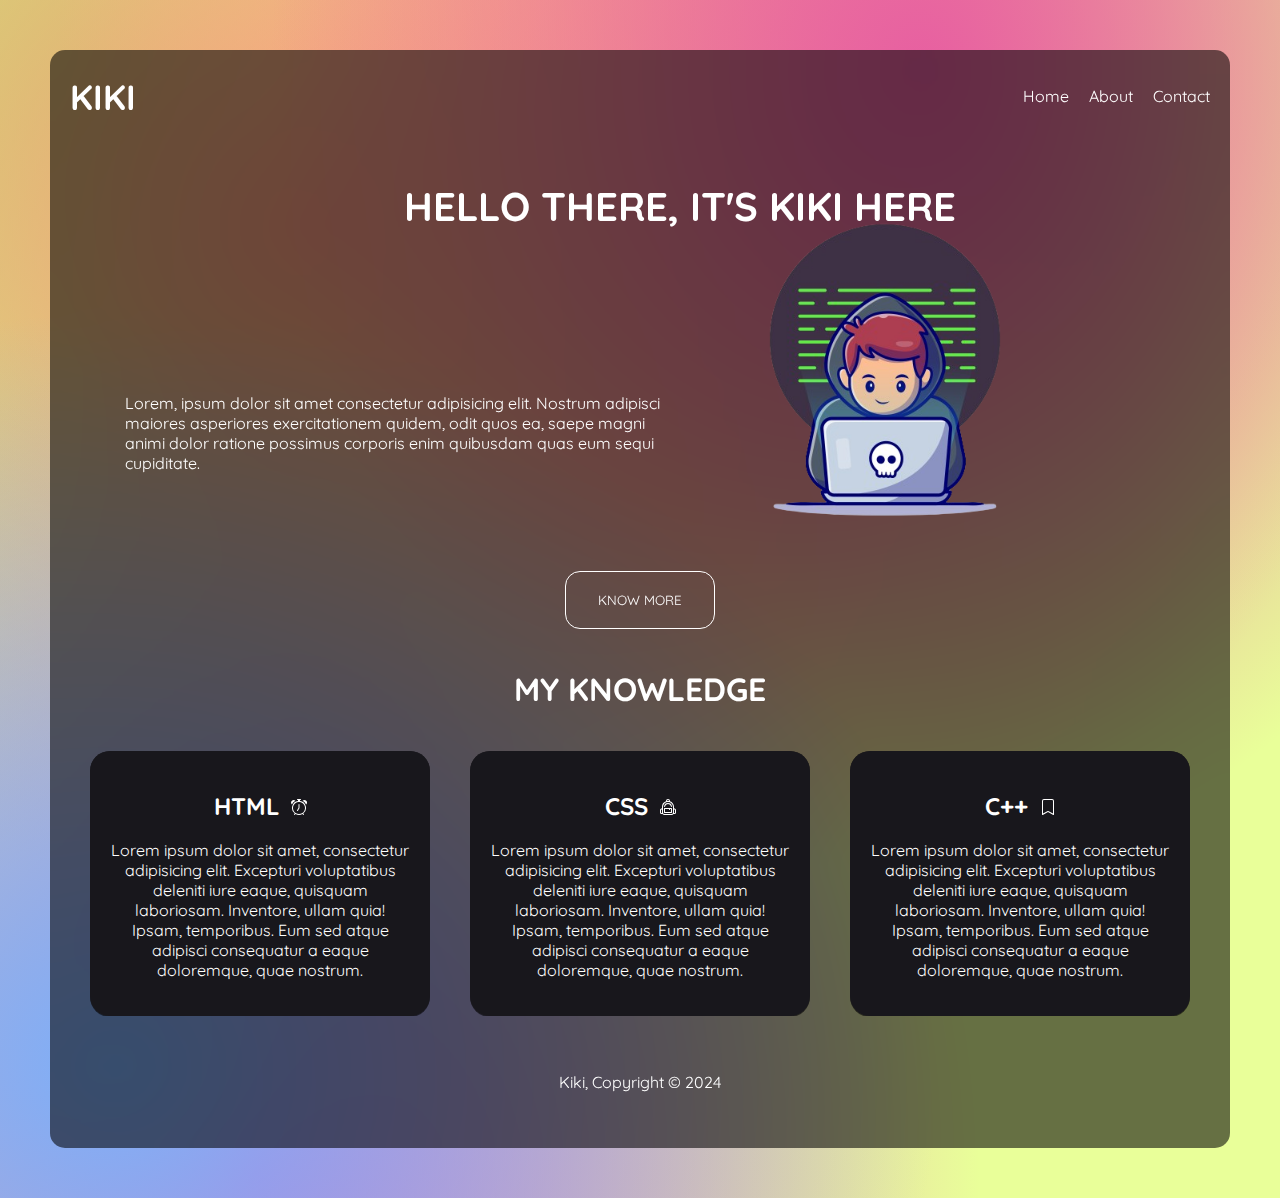
<file: index.html>
<!DOCTYPE html>
<html lang="en">
<head>
    <link rel="stylesheet" href="css/style.css">
    <meta charset="UTF-8">
    <meta name="viewport" content="width=device-width, initial-scale=1.0">
    <link rel="website icon" type="png" href="img/icons8-internet-48.png">
    <title>Welcome | Kiki</title>
</head>
<body>
    <div class="glass-container">
        <nav class="navbar">
            <h2 class="logo">KIKI</h2>
            <ul class="nav-link">
                <li><a href="index.html">Home</a></li>
                <li><a href="about.html">About</a></li>
                <li><a href="contact.html">Contact</a></li>
            </ul>
        </nav>
        <header>
            <div class="container">
                <h2>HELLO THERE, IT'S KIKI HERE</h2>
                <div class="container-1">
                    <p>Lorem, ipsum dolor sit amet consectetur adipisicing elit. Nostrum adipisci maiores asperiores exercitationem quidem, odit quos ea, saepe magni animi dolor ratione possimus corporis enim quibusdam quas eum sequi cupiditate.</p>
                    <img src="img/img-landing-page.png " class="img">
                </div>
                <button  class="button"><a href="about.html">Know More</a></button>
            </div>
        </header>
        <br>
        <br>
        <br>
        <section>
            <h1>MY KNOWLEDGE</h1>
            <div class="boxes">
                <div class="box">
                    <h2>HTML <svg xmlns="http://www.w3.org/2000/svg" width="16" height="16" fill="currentColor" class="alarm" viewBox="0 0 16 16">
                        <path d="M8.5 5.5a.5.5 0 0 0-1 0v3.362l-1.429 2.38a.5.5 0 1 0 .858.515l1.5-2.5A.5.5 0 0 0 8.5 9z"/>
                        <path d="M6.5 0a.5.5 0 0 0 0 1H7v1.07a7.001 7.001 0 0 0-3.273 12.474l-.602.602a.5.5 0 0 0 .707.708l.746-.746A6.97 6.97 0 0 0 8 16a6.97 6.97 0 0 0 3.422-.892l.746.746a.5.5 0 0 0 .707-.708l-.601-.602A7.001 7.001 0 0 0 9 2.07V1h.5a.5.5 0 0 0 0-1zm1.038 3.018a6 6 0 0 1 .924 0 6 6 0 1 1-.924 0M0 3.5c0 .753.333 1.429.86 1.887A8.04 8.04 0 0 1 4.387 1.86 2.5 2.5 0 0 0 0 3.5M13.5 1c-.753 0-1.429.333-1.887.86a8.04 8.04 0 0 1 3.527 3.527A2.5 2.5 0 0 0 13.5 1"/>
                      </svg></h2>
                    <p>Lorem ipsum dolor sit amet, consectetur adipisicing elit. Excepturi voluptatibus deleniti iure eaque, quisquam laboriosam. Inventore, ullam quia! Ipsam, temporibus. Eum sed atque adipisci consequatur a eaque doloremque, quae nostrum.</p>
                </div>
                <div class="box">
                    <h2>CSS <svg xmlns="http://www.w3.org/2000/svg" width="16" height="16" fill="currentColor" class="backpack2" viewBox="0 0 16 16">
                        <path d="M4.04 7.43a4 4 0 0 1 7.92 0 .5.5 0 1 1-.99.14 3 3 0 0 0-5.94 0 .5.5 0 1 1-.99-.14"/>
                        <path fill-rule="evenodd" d="M4 9.5a.5.5 0 0 1 .5-.5h7a.5.5 0 0 1 .5.5v4a.5.5 0 0 1-.5.5h-7a.5.5 0 0 1-.5-.5zm1 .5v3h6v-3h-1v.5a.5.5 0 0 1-1 0V10z"/>
                        <path d="M6 2.341V2a2 2 0 1 1 4 0v.341c2.33.824 4 3.047 4 5.659v1.191l1.17.585a1.5 1.5 0 0 1 .83 1.342V13.5a1.5 1.5 0 0 1-1.5 1.5h-1c-.456.607-1.182 1-2 1h-7a2.5 2.5 0 0 1-2-1h-1A1.5 1.5 0 0 1 0 13.5v-2.382a1.5 1.5 0 0 1 .83-1.342L2 9.191V8a6 6 0 0 1 4-5.659M7 2v.083a6 6 0 0 1 2 0V2a1 1 0 0 0-2 0M3 13.5A1.5 1.5 0 0 0 4.5 15h7a1.5 1.5 0 0 0 1.5-1.5V8A5 5 0 0 0 3 8zm-1-3.19-.724.362a.5.5 0 0 0-.276.447V13.5a.5.5 0 0 0 .5.5H2zm12 0V14h.5a.5.5 0 0 0 .5-.5v-2.382a.5.5 0 0 0-.276-.447L14 10.309Z"/>
                      </svg></h2>
                    <p>Lorem ipsum dolor sit amet, consectetur adipisicing elit. Excepturi voluptatibus deleniti iure eaque, quisquam laboriosam. Inventore, ullam quia! Ipsam, temporibus. Eum sed atque adipisci consequatur a eaque doloremque, quae nostrum.</p>
                </div>
                <div class="box">
                    <h2>C++ <svg xmlns="http://www.w3.org/2000/svg" width="16" height="16" fill="currentColor" class="bookmark" viewBox="0 0 16 16">
                        <path d="M2 2a2 2 0 0 1 2-2h8a2 2 0 0 1 2 2v13.5a.5.5 0 0 1-.777.416L8 13.101l-5.223 2.815A.5.5 0 0 1 2 15.5zm2-1a1 1 0 0 0-1 1v12.566l4.723-2.482a.5.5 0 0 1 .554 0L13 14.566V2a1 1 0 0 0-1-1z"/>
                      </svg></h2>
                    <p>Lorem ipsum dolor sit amet, consectetur adipisicing elit. Excepturi voluptatibus deleniti iure eaque, quisquam laboriosam. Inventore, ullam quia! Ipsam, temporibus. Eum sed atque adipisci consequatur a eaque doloremque, quae nostrum.</p>
                </div>
            </div>
        </section>
        <footer>
            <p>Kiki, Copyright &copy; 2024</p>
        </footer>
    </div>
</body>
</html>
</file>
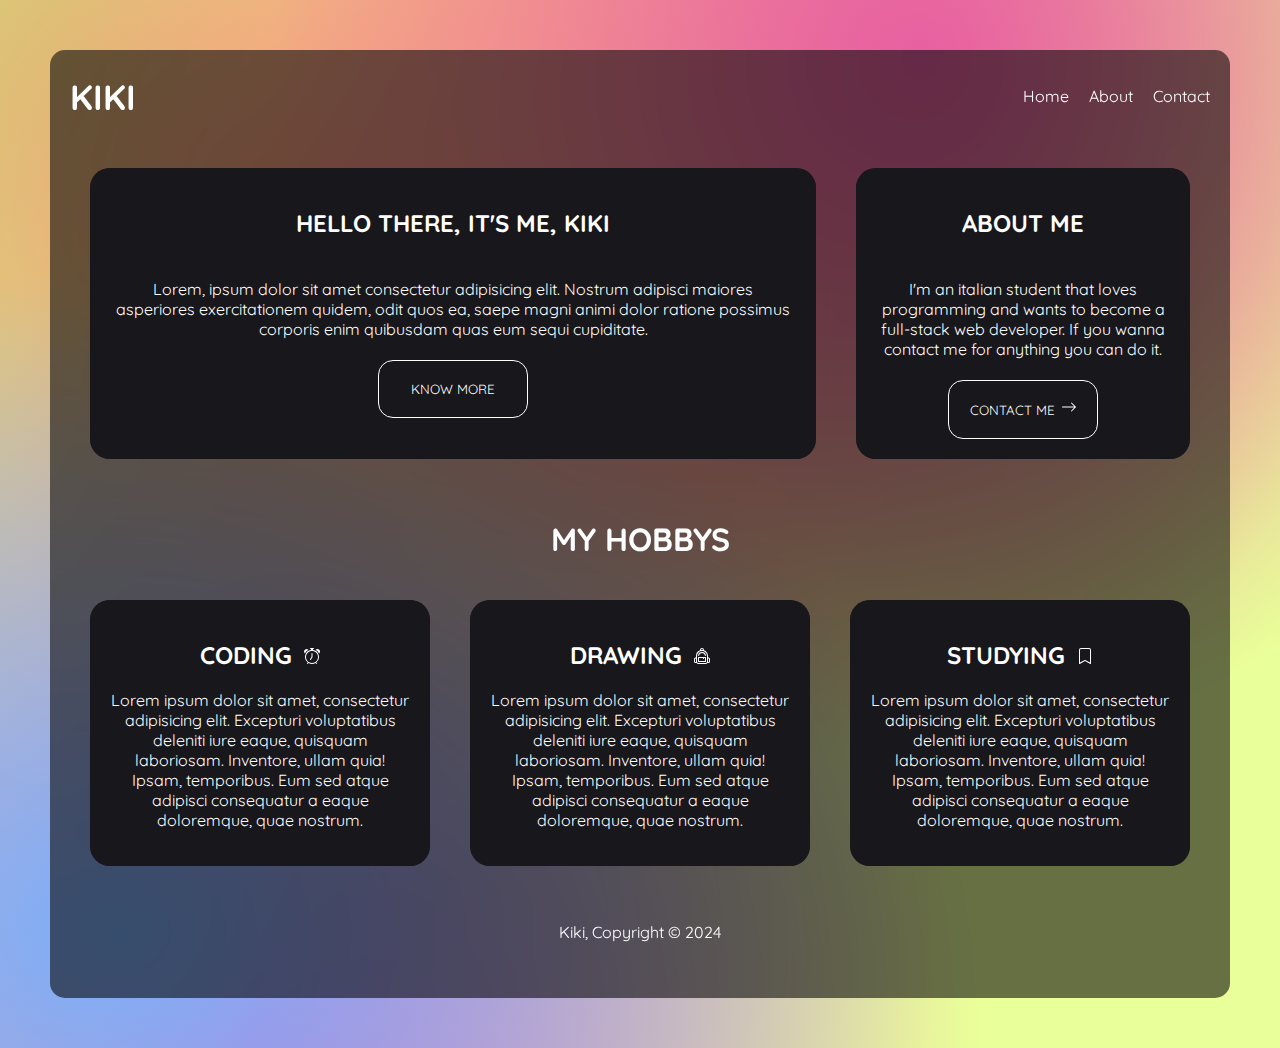
<file: about.html>
<!DOCTYPE html>
<html lang="en">
<head>
    <link rel="stylesheet" href="css/style.css">
    <meta charset="UTF-8">
    <meta name="viewport" content="width=device-width, initial-scale=1.0">
    <link rel="website icon" type="png" href="img/icons8-connect-48.png">
    <title>About | Kiki</title>
</head>
<body>
    <div class="glass-container">
        <nav class="navbar">
            <h2 class="logo">KIKI</h2>
            <ul class="nav-link">
                <li><a href="index.html">Home</a></li>
                <li><a href="about.html">About</a></li>
                <li><a href="contact.html">Contact</a></li>
            </ul>
        </nav>
        <header>
            <div class="boxes-1">
                <div class="box-1">
                    <h2>HELLO THERE, IT'S ME, KIKI</h2>
                    <div class="container-1">
                        <p>Lorem, ipsum dolor sit amet consectetur adipisicing elit. Nostrum adipisci maiores asperiores exercitationem quidem, odit quos ea, saepe magni animi dolor ratione possimus corporis enim quibusdam quas eum sequi cupiditate.</p>
                    </div>
                    <button class="button">Know More</button>
                </div>
                <div class="box-2">
                    <h2>ABOUT ME</h2>
                    <div class="container-1">
                        <p>I'm an italian student that loves programming and wants to become a full-stack web developer. If you wanna contact me for anything you can do it.</p>
                    </div>
                    <button class="button"><a href="contact.html">Contact Me </a><svg xmlns="http://www.w3.org/2000/svg" width="16" height="16" fill="currentColor" class="right" viewBox="0 0 16 16">
                        <path fill-rule="evenodd" d="M1 8a.5.5 0 0 1 .5-.5h11.793l-3.147-3.146a.5.5 0 0 1 .708-.708l4 4a.5.5 0 0 1 0 .708l-4 4a.5.5 0 0 1-.708-.708L13.293 8.5H1.5A.5.5 0 0 1 1 8"/>
                      </svg></button>
                </div>
            </div>
        </header>
        <br>
        <br>
        <br>
        <section>
            <h1>MY HOBBYS</h1>
            <div class="boxes">
                <div class="box">
                    <h2>CODING <svg xmlns="http://www.w3.org/2000/svg" width="16" height="16" fill="currentColor" class="alarm" viewBox="0 0 16 16">
                        <path d="M8.5 5.5a.5.5 0 0 0-1 0v3.362l-1.429 2.38a.5.5 0 1 0 .858.515l1.5-2.5A.5.5 0 0 0 8.5 9z"/>
                        <path d="M6.5 0a.5.5 0 0 0 0 1H7v1.07a7.001 7.001 0 0 0-3.273 12.474l-.602.602a.5.5 0 0 0 .707.708l.746-.746A6.97 6.97 0 0 0 8 16a6.97 6.97 0 0 0 3.422-.892l.746.746a.5.5 0 0 0 .707-.708l-.601-.602A7.001 7.001 0 0 0 9 2.07V1h.5a.5.5 0 0 0 0-1zm1.038 3.018a6 6 0 0 1 .924 0 6 6 0 1 1-.924 0M0 3.5c0 .753.333 1.429.86 1.887A8.04 8.04 0 0 1 4.387 1.86 2.5 2.5 0 0 0 0 3.5M13.5 1c-.753 0-1.429.333-1.887.86a8.04 8.04 0 0 1 3.527 3.527A2.5 2.5 0 0 0 13.5 1"/>
                      </svg></h2>
                    <p>Lorem ipsum dolor sit amet, consectetur adipisicing elit. Excepturi voluptatibus deleniti iure eaque, quisquam laboriosam. Inventore, ullam quia! Ipsam, temporibus. Eum sed atque adipisci consequatur a eaque doloremque, quae nostrum.</p>
                </div>
                <div class="box">
                    <h2>DRAWING <svg xmlns="http://www.w3.org/2000/svg" width="16" height="16" fill="currentColor" class="backpack2" viewBox="0 0 16 16">
                        <path d="M4.04 7.43a4 4 0 0 1 7.92 0 .5.5 0 1 1-.99.14 3 3 0 0 0-5.94 0 .5.5 0 1 1-.99-.14"/>
                        <path fill-rule="evenodd" d="M4 9.5a.5.5 0 0 1 .5-.5h7a.5.5 0 0 1 .5.5v4a.5.5 0 0 1-.5.5h-7a.5.5 0 0 1-.5-.5zm1 .5v3h6v-3h-1v.5a.5.5 0 0 1-1 0V10z"/>
                        <path d="M6 2.341V2a2 2 0 1 1 4 0v.341c2.33.824 4 3.047 4 5.659v1.191l1.17.585a1.5 1.5 0 0 1 .83 1.342V13.5a1.5 1.5 0 0 1-1.5 1.5h-1c-.456.607-1.182 1-2 1h-7a2.5 2.5 0 0 1-2-1h-1A1.5 1.5 0 0 1 0 13.5v-2.382a1.5 1.5 0 0 1 .83-1.342L2 9.191V8a6 6 0 0 1 4-5.659M7 2v.083a6 6 0 0 1 2 0V2a1 1 0 0 0-2 0M3 13.5A1.5 1.5 0 0 0 4.5 15h7a1.5 1.5 0 0 0 1.5-1.5V8A5 5 0 0 0 3 8zm-1-3.19-.724.362a.5.5 0 0 0-.276.447V13.5a.5.5 0 0 0 .5.5H2zm12 0V14h.5a.5.5 0 0 0 .5-.5v-2.382a.5.5 0 0 0-.276-.447L14 10.309Z"/>
                      </svg></h2>
                    <p>Lorem ipsum dolor sit amet, consectetur adipisicing elit. Excepturi voluptatibus deleniti iure eaque, quisquam laboriosam. Inventore, ullam quia! Ipsam, temporibus. Eum sed atque adipisci consequatur a eaque doloremque, quae nostrum.</p>
                </div>
                <div class="box">
                    <h2>STUDYING <svg xmlns="http://www.w3.org/2000/svg" width="16" height="16" fill="currentColor" class="bookmark" viewBox="0 0 16 16">
                        <path d="M2 2a2 2 0 0 1 2-2h8a2 2 0 0 1 2 2v13.5a.5.5 0 0 1-.777.416L8 13.101l-5.223 2.815A.5.5 0 0 1 2 15.5zm2-1a1 1 0 0 0-1 1v12.566l4.723-2.482a.5.5 0 0 1 .554 0L13 14.566V2a1 1 0 0 0-1-1z"/>
                      </svg></h2>
                    <p>Lorem ipsum dolor sit amet, consectetur adipisicing elit. Excepturi voluptatibus deleniti iure eaque, quisquam laboriosam. Inventore, ullam quia! Ipsam, temporibus. Eum sed atque adipisci consequatur a eaque doloremque, quae nostrum.</p>
                </div>
            </div>
        </section>
        <footer>
            <p>Kiki, Copyright &copy; 2024</p>
        </footer>
    </div>
</body>
</html>
</file>
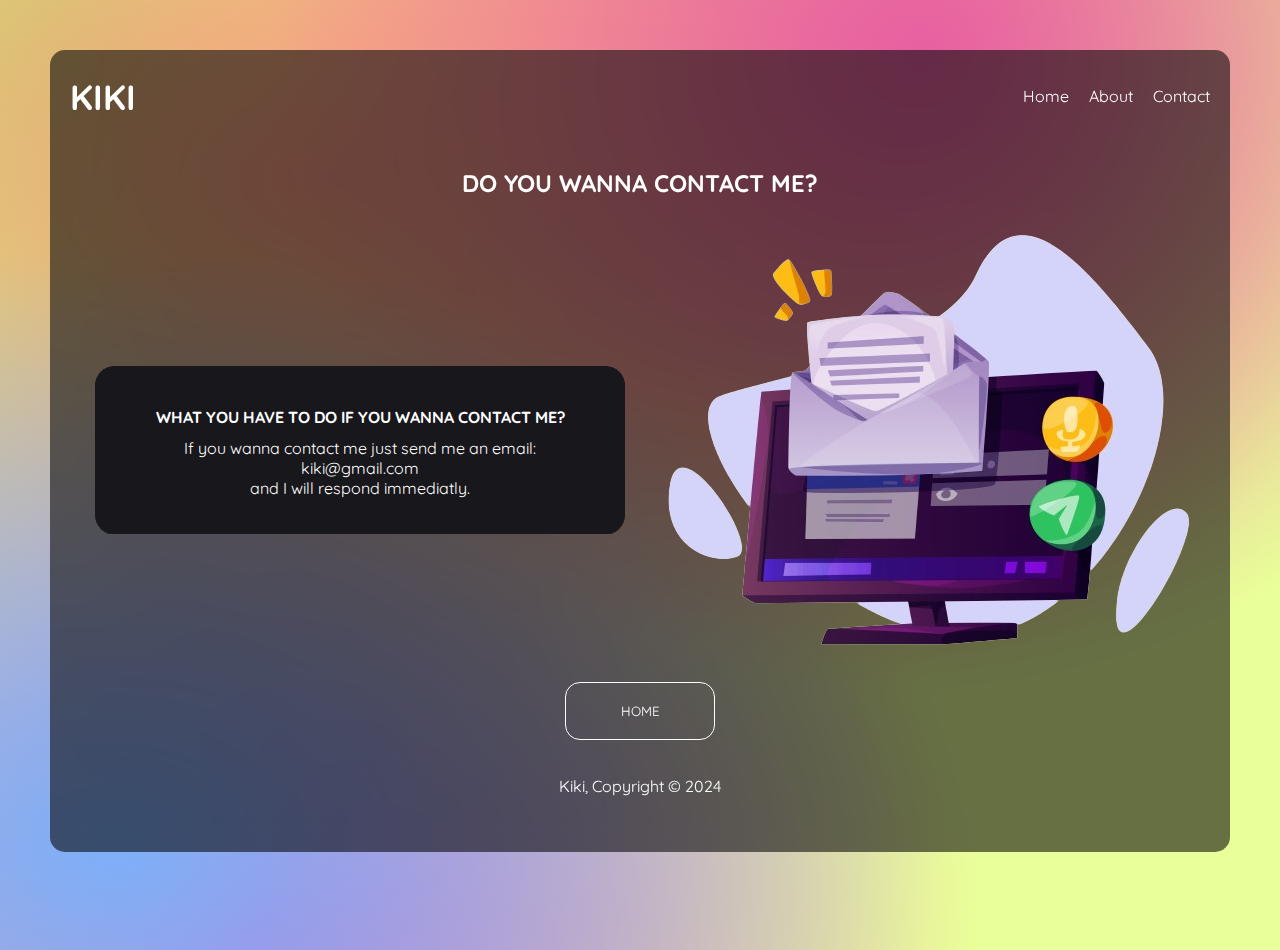
<file: contact.html>
<!DOCTYPE html>
<html lang="en">
<head>
    <link rel="stylesheet" href="css/style.css">
    <meta charset="UTF-8">
    <meta name="viewport" content="width=device-width, initial-scale=1.0">
    <link rel="website icon" type="png" href="img/icons8-internet-48.png">
    <title>Welcome | Kiki</title>
</head>
<body>
    <div class="glass-container">
        <nav class="navbar">
            <h2 class="logo">KIKI</h2>
            <ul class="nav-link">
                <li><a href="index.html">Home</a></li>
                <li><a href="about.html">About</a></li>
                <li><a href="contact.html">Contact</a></li>
            </ul>
        </nav>
        <article>
            <h2>DO YOU WANNA CONTACT ME?</h2>
            <div class="container-1">
                <div class="box-5">
                    <h4>WHAT YOU HAVE TO DO IF YOU WANNA CONTACT ME?</h4>
                    <p>If you wanna contact me just send me an email:<br> kiki@gmail.com <br>and I will respond immediatly.</p>
                </div>
                <img class="image" src="img/79004663_2308-w030-n003-821A-p30-821-removebg-preview.png">
            </div>
            <button  class="button"><a href="index.html">Home</a></button>
        </article>
        <footer>
            <p>Kiki, Copyright &copy; 2024</p>
        </footer>
    </div>
</body>
</html>
</file>
<file: css/style.css>
@import url('https://fonts.googleapis.com/css2?family=Quicksand:wght@300..700&display=swap');

body{
    font-family: "Quicksand", sans-serif;
    color:white;
    margin:0;
    padding:0;
    background-color: #e9ff99;
    background-image:
        radial-gradient(at 9% 89%, hsla(215, 90%, 73%, 1) 0px, transparent 50%),
        radial-gradient(at 72% 6%, hsla(331, 74%, 64%, 1) 0px, transparent 50%),
        radial-gradient(at 24% 19%, hsla(14, 90%, 74%, 1) 0px, transparent 50%),
        radial-gradient(at 65% 6%, hsla(6, 79%, 76%, 1) 0px, transparent 50%),
        radial-gradient(at 20% 98%, hsla(316, 72%, 64%, 1) 0px, transparent 50%),
        radial-gradient(at 44% 9%, hsla(40, 96%, 77%, 1) 0px, transparent 50%),
        radial-gradient(at 10% 9%, hsla(76, 65%, 63%, 1) 0px, transparent 50%);
    min-height: 100vh;
}

.glass-container{
    margin-left:50px;
    margin-right:50px;
    margin-bottom:50px;
    margin-top:50px;
    background-color:rgba(0,0,0,0.56) ;
    backdrop-filter: blur(11.6px) ;
    -webkit-backdrop-filter:blur(11.6px)  ;
    padding: 20px;
    border-radius: 15px;
    display:block;
}

.navbar{
    display:flex;
    justify-content: space-between;
    gap: 3vh;
    vertical-align: middle;
}

.logo{
    text-align:center;
    margin-top: 5px;
    font-size: 35px;
}

.nav-link{
    list-style-type: none;
    text-decoration:none;
    text-align:center;
    display:flex;
    gap: 20px;
}

.nav-link a{
    text-decoration:none;
    color:white;
}

.container h2{
    text-align:center;
    color: white;
    font-size: 40px;
    margin-left: 80px;
    margin-bottom: 10px;
}

.container p{
    max-width: 700px;
    margin-top: 70px;
    margin-left: 50px;
    display:flex;
    position:relative;
}

.button{
    margin-top: 20px;

    padding: 20px;
    text-transform: uppercase;
    border-radius: 15px;
    border: 1px white solid;
    background-color: transparent;
    color:white;
    font-family:"Quicksand", sans-serif;
    width:150px;
    display:block;
    transition-property: transform;
    transition-duration: 0.3s;
    transition-timing-function: ease-in;
    transition-delay: 0s;
    margin:0 auto;
}

.button a{
    text-decoration: none;
    color:white;
}

.button:hover{
    background-color: #87cefa;
    border-color: #87cefa;
    cursor:pointer;
}

.img{
    max-width:400px;
    margin:auto;
    height:auto;
    margin-top: -80px;
    margin-right: 120px;
}

.container-1{
    display:flex;
}

section h1{
    text-align:center;
    margin-top: -20px;
}

.boxes{
    display:flex;
}

.box{
    margin:20px 20px 20px 20px;
    padding:20px;
    text-align:center;
    background-color: #18171c;
    backdrop-filter: blur(11.6px) ;
    -webkit-backdrop-filter:blur(11.6px)  ;
    border-radius: 20px;
    transition-property: transform;
    transition-duration: 0.3s;
    transition-timing-function: ease-in;
    transition-delay: 0s;
}

.box:hover{
    transform: translateY(-20px);
}

.alarm{
    margin-left: 5px;
}

.backpack2{
    margin-left:5px;
}

.bookmark{
    margin-left:5px;
    
}



.box-1{
    margin:20px 20px 20px 20px;
    padding:20px;
    text-align:center;
    background-color: #18171c;
    backdrop-filter: blur(11.6px) ;
    -webkit-backdrop-filter:blur(11.6px)  ;
    border-radius: 20px;
    transition-property: transform;
    transition-duration: 0.3s;
    transition-timing-function: ease-in;
    transition-delay: 0s;
    width:70%;
}

.box-1:hover{
    transform: translateY(-20px);
}

.box-2{
    margin:20px 20px 20px 20px;
    padding:20px;
    text-align:center;
    background-color: #18171c;
    backdrop-filter: blur(11.6px) ;
    -webkit-backdrop-filter:blur(11.6px)  ;
    border-radius: 20px;
    transition-property: transform;
    transition-duration: 0.3s;
    transition-timing-function: ease-in;
    transition-delay: 0s;
    width:30%;
}

.box-2:hover{
    transform: translateY(-20px);
}

.boxes-1{
    display:flex;
}

.right{
    border-top: 20px;
    margin-left: 2px;
    margin-top:-2px;
}

.box-5{
    margin:20px 20px 20px 20px;
    padding:20px;
    text-align:center;
    background-color: #18171c;
    backdrop-filter: blur(11.6px) ;
    -webkit-backdrop-filter:blur(11.6px)  ;
    border-radius: 20px;
    transition-property: transform;
    transition-duration: 0.3s;
    transition-timing-function: ease-in;
    transition-delay: 0s;
    width:50%;
}



.box-5 p{
    margin-top:-10px;
}

article h2{
    text-align:center;
}

.container-1{
    display: flex;
    align-items: center;
    padding: 5px;
    gap: 10px;
}

footer{
    text-align:center;
    padding:20px;
    display: block;
}
</file>
